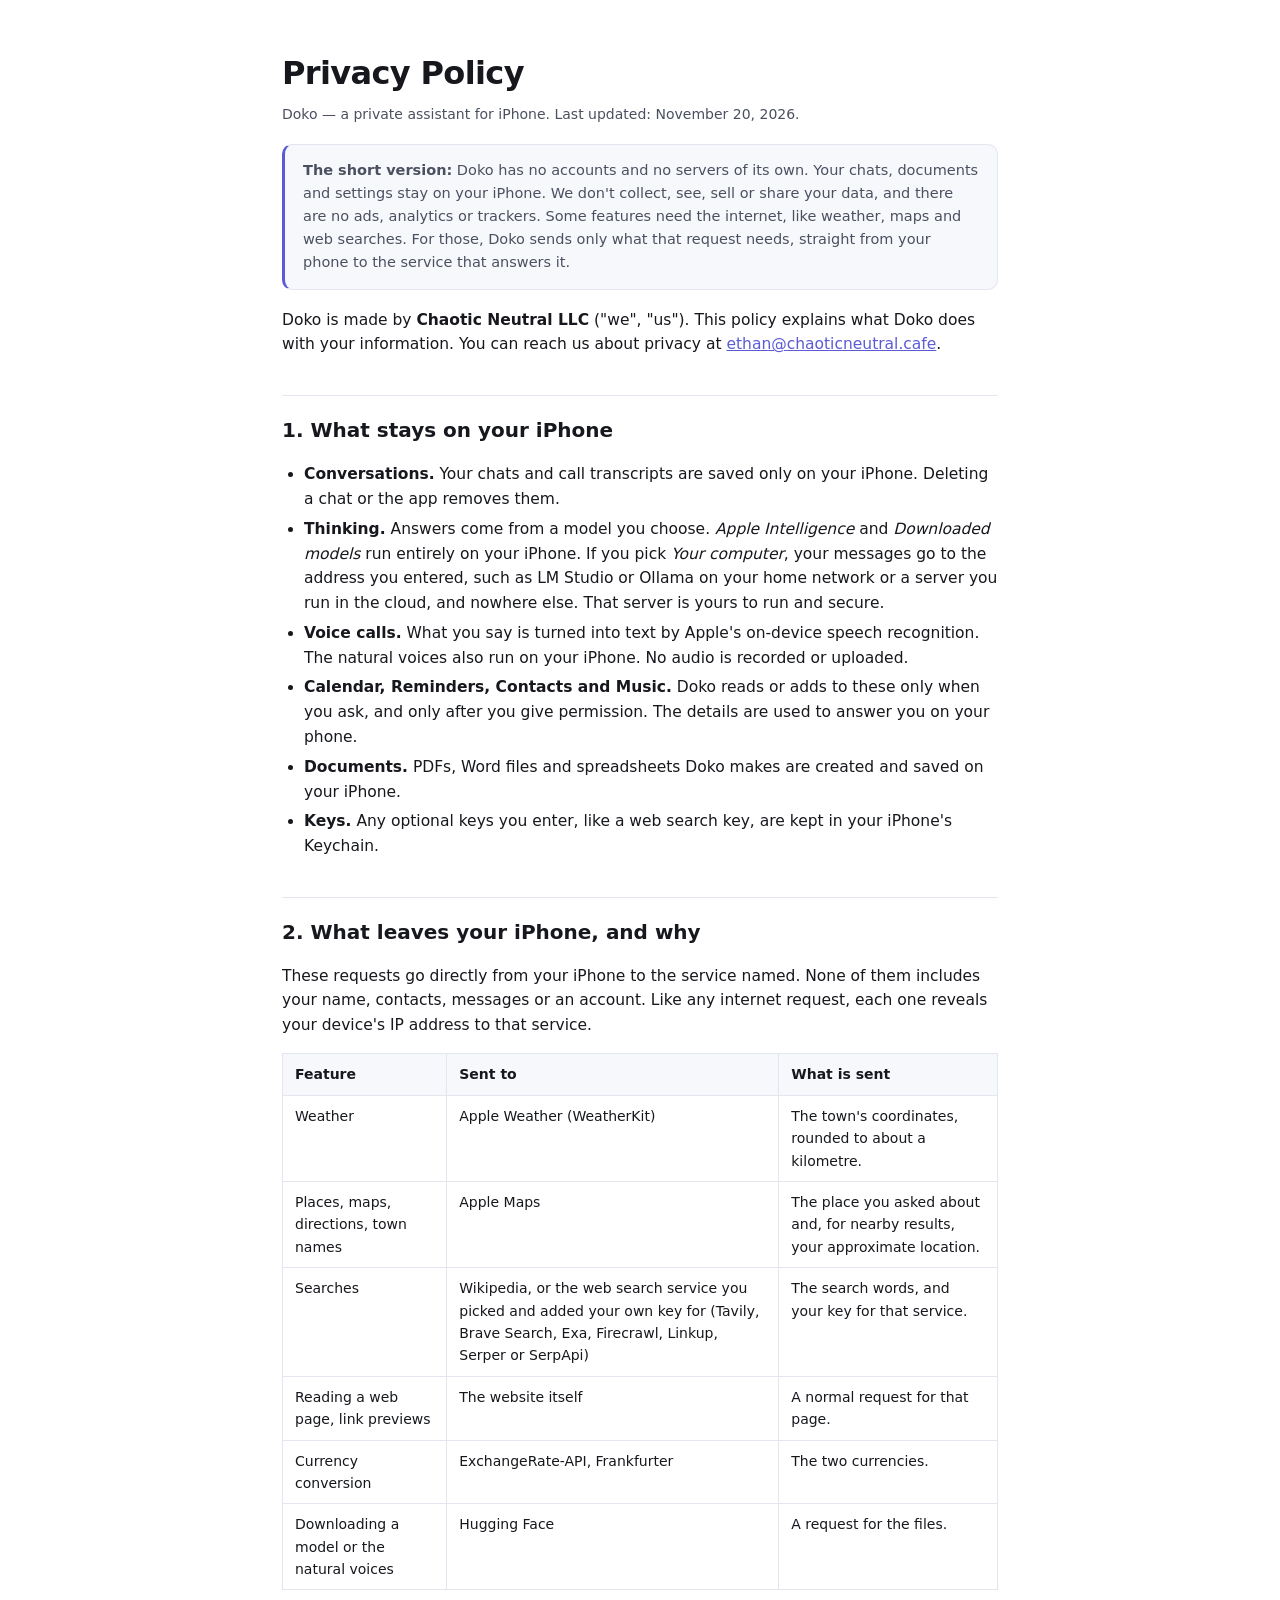
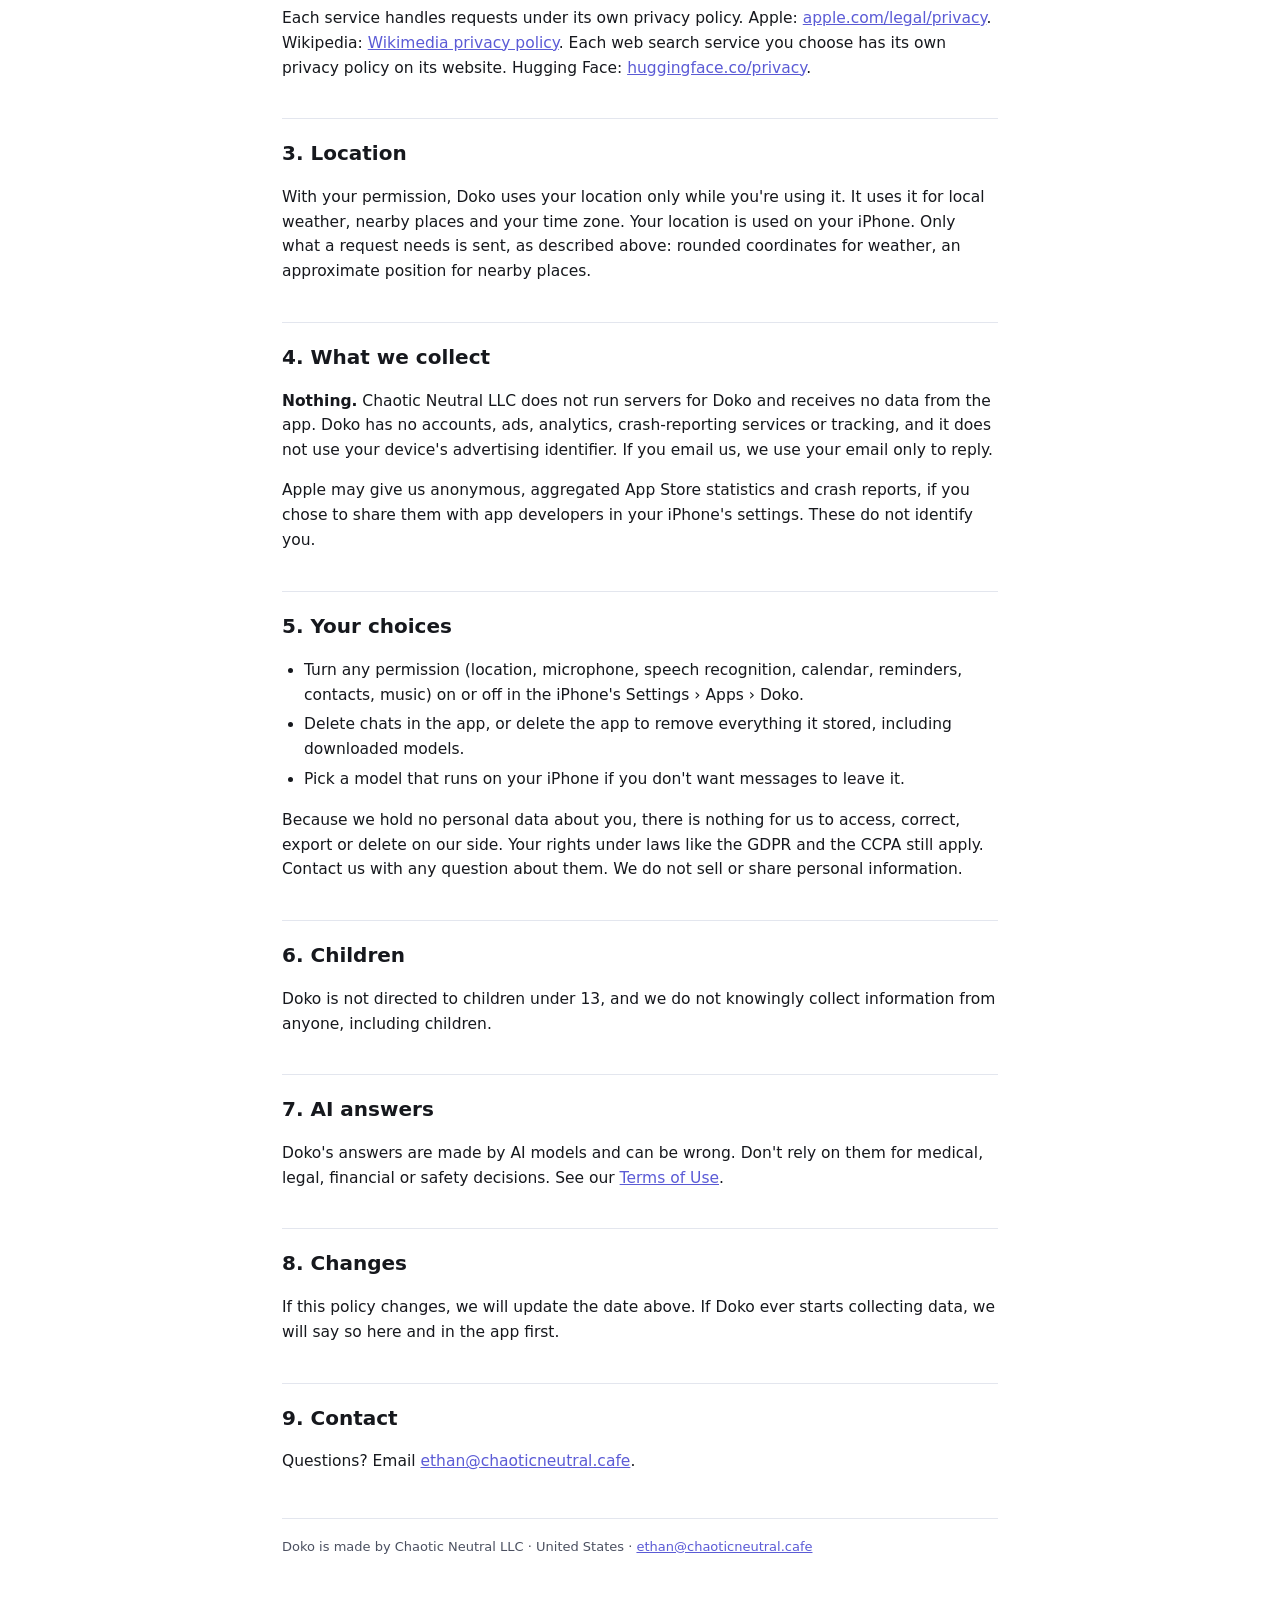
<file: privacy/index.html>
<!doctype html>
<html lang="en">
<head>
<meta charset="utf-8">
<meta name="viewport" content="width=device-width, initial-scale=1">
<meta name="color-scheme" content="light dark">
<title>Doko — Privacy Policy</title>
<link rel="stylesheet" href="/style.css">
</head>
<body>
<main>
  <h1>Privacy Policy</h1>
  <p class="sub">Doko — a private assistant for iPhone. Last updated: November 20, 2026.</p>

  <div class="callout">
    <strong>The short version:</strong> Doko has no accounts and no servers of its own. Your chats, documents and
    settings stay on your iPhone. We don't collect, see, sell or share your data, and there are no ads, analytics or
    trackers. Some features need the internet, like weather, maps and web searches. For those, Doko sends only what
    that request needs, straight from your phone to the service that answers it.
  </div>

  <p>Doko is made by <strong>Chaotic Neutral LLC</strong> ("we", "us"). This policy explains what Doko does with your
    information. You can reach us about privacy at <a href="mailto:ethan@chaoticneutral.cafe">ethan@chaoticneutral.cafe</a>.</p>

  <h2>1. What stays on your iPhone</h2>
  <ul>
    <li><strong>Conversations.</strong> Your chats and call transcripts are saved only on your iPhone. Deleting a chat
      or the app removes them.</li>
    <li><strong>Thinking.</strong> Answers come from a model you choose. <em>Apple Intelligence</em> and
      <em>Downloaded models</em> run entirely on your iPhone. If you pick <em>Your computer</em>, your messages go to
      the address you entered, such as LM Studio or Ollama on your home network or a server you run in the cloud,
      and nowhere else. That server is yours to run and secure.</li>
    <li><strong>Voice calls.</strong> What you say is turned into text by Apple's on-device speech recognition. The
      natural voices also run on your iPhone. No audio is recorded or uploaded.</li>
    <li><strong>Calendar, Reminders, Contacts and Music.</strong> Doko reads or adds to these only when you ask, and
      only after you give permission. The details are used to answer you on your phone.</li>
    <li><strong>Documents.</strong> PDFs, Word files and spreadsheets Doko makes are created and saved on your iPhone.</li>
    <li><strong>Keys.</strong> Any optional keys you enter, like a web search key, are kept in your iPhone's Keychain.</li>
  </ul>

  <h2>2. What leaves your iPhone, and why</h2>
  <p>These requests go directly from your iPhone to the service named. None of them includes your name, contacts,
    messages or an account. Like any internet request, each one reveals your device's IP address to that service.</p>
  <table>
    <tr><th>Feature</th><th>Sent to</th><th>What is sent</th></tr>
    <tr><td>Weather</td><td>Apple Weather (WeatherKit)</td><td>The town's coordinates, rounded to about a kilometre.</td></tr>
    <tr><td>Places, maps, directions, town names</td><td>Apple Maps</td><td>The place you asked about and, for nearby
      results, your approximate location.</td></tr>
    <tr><td>Searches</td><td>Wikipedia, or the web search service you picked and added your own key for (Tavily, Brave Search, Exa, Firecrawl, Linkup, Serper or SerpApi)</td><td>The search words, and your key for that service.</td></tr>
    <tr><td>Reading a web page, link previews</td><td>The website itself</td><td>A normal request for that page.</td></tr>
    <tr><td>Currency conversion</td><td>ExchangeRate-API, Frankfurter</td><td>The two currencies.</td></tr>
    <tr><td>Downloading a model or the natural voices</td><td>Hugging Face</td><td>A request for the files.</td></tr>
  </table>
  <p>Each service handles requests under its own privacy policy. Apple:
    <a href="https://www.apple.com/legal/privacy/">apple.com/legal/privacy</a>.
    Wikipedia: <a href="https://foundation.wikimedia.org/wiki/Policy:Privacy_policy">Wikimedia privacy policy</a>.
    Each web search service you choose has its own privacy policy on its website.
    Hugging Face: <a href="https://huggingface.co/privacy">huggingface.co/privacy</a>.</p>

  <h2>3. Location</h2>
  <p>With your permission, Doko uses your location only while you're using it. It uses it for local weather, nearby
    places and your time zone. Your location is used on your iPhone. Only what a request needs is sent, as described
    above: rounded coordinates for weather, an approximate position for nearby places.</p>

  <h2>4. What we collect</h2>
  <p><strong>Nothing.</strong> Chaotic Neutral LLC does not run servers for Doko and receives no data from the app. Doko
    has no accounts, ads, analytics, crash-reporting services or tracking, and it does not use your device's
    advertising identifier. If you email us, we use your email only to reply.</p>
  <p>Apple may give us anonymous, aggregated App Store statistics and crash reports, if you chose to share them with
    app developers in your iPhone's settings. These do not identify you.</p>

  <h2>5. Your choices</h2>
  <ul>
    <li>Turn any permission (location, microphone, speech recognition, calendar, reminders, contacts, music) on or off
      in the iPhone's Settings › Apps › Doko.</li>
    <li>Delete chats in the app, or delete the app to remove everything it stored, including downloaded models.</li>
    <li>Pick a model that runs on your iPhone if you don't want messages to leave it.</li>
  </ul>
  <p>Because we hold no personal data about you, there is nothing for us to access, correct, export or delete on our
    side. Your rights under laws like the GDPR and the CCPA still apply. Contact us with any question about them. We
    do not sell or share personal information.</p>

  <h2>6. Children</h2>
  <p>Doko is not directed to children under 13, and we do not knowingly collect information from anyone, including
    children.</p>

  <h2>7. AI answers</h2>
  <p>Doko's answers are made by AI models and can be wrong. Don't rely on them for medical, legal, financial or
    safety decisions. See our <a href="/terms">Terms of Use</a>.</p>

  <h2>8. Changes</h2>
  <p>If this policy changes, we will update the date above. If Doko ever starts collecting data, we will say so here
    and in the app first.</p>

  <h2>9. Contact</h2>
  <p>Questions? Email <a href="mailto:ethan@chaoticneutral.cafe">ethan@chaoticneutral.cafe</a>.</p>

  <footer>Doko is made by Chaotic Neutral LLC · United States · <a href="mailto:ethan@chaoticneutral.cafe">ethan@chaoticneutral.cafe</a></footer>
</main>
</body>
</html>
</file>
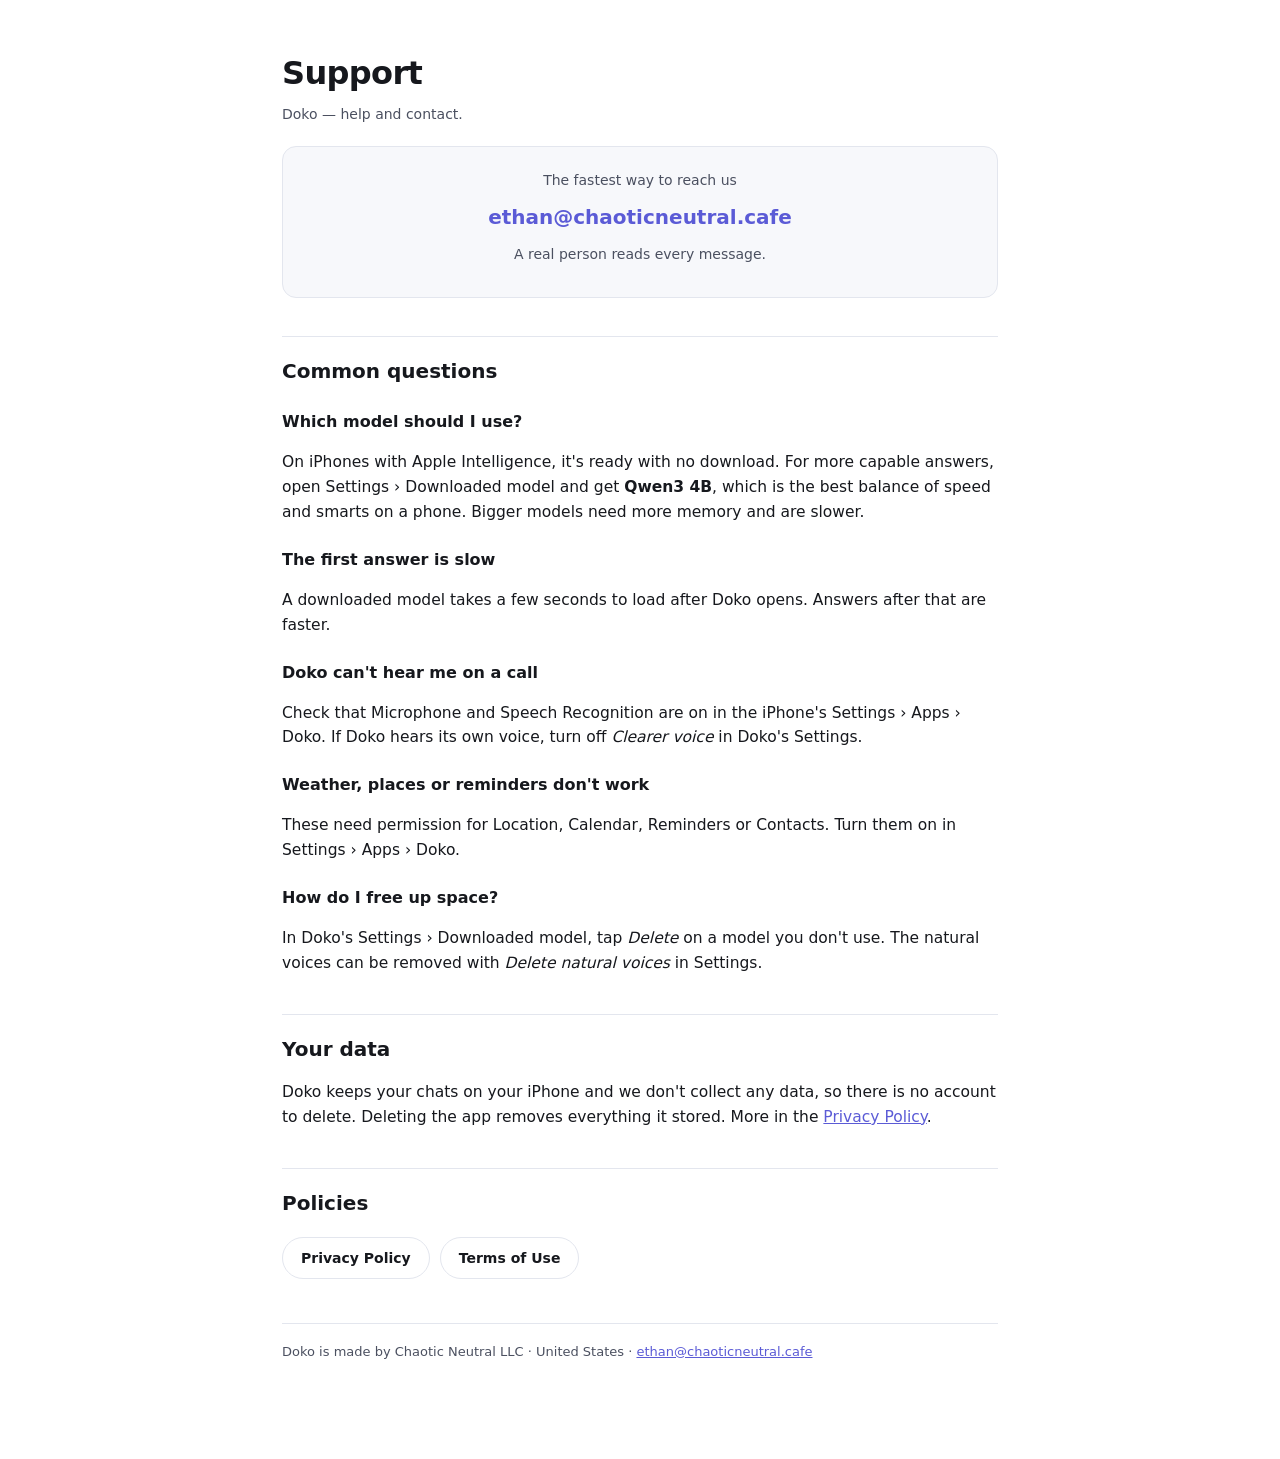
<file: support/index.html>
<!doctype html>
<html lang="en">
<head>
<meta charset="utf-8">
<meta name="viewport" content="width=device-width, initial-scale=1">
<meta name="color-scheme" content="light dark">
<title>Doko — Support</title>
<meta name="description" content="Contact Doko support and get help with models, voices and calls.">
<link rel="stylesheet" href="/style.css">
</head>
<body>
<main>
  <h1>Support</h1>
  <p class="sub">Doko — help and contact.</p>

  <div class="email-card">
    <p>The fastest way to reach us</p>
    <a class="email-link" href="mailto:ethan@chaoticneutral.cafe">ethan@chaoticneutral.cafe</a>
    <p style="margin-top:10px;">A real person reads every message.</p>
  </div>

  <h2>Common questions</h2>
  <h3>Which model should I use?</h3>
  <p>On iPhones with Apple Intelligence, it's ready with no download. For more capable answers, open Settings ›
    Downloaded model and get <strong>Qwen3 4B</strong>, which is the best balance of speed and smarts on a phone.
    Bigger models need more memory and are slower.</p>
  <h3>The first answer is slow</h3>
  <p>A downloaded model takes a few seconds to load after Doko opens. Answers after that are faster.</p>
  <h3>Doko can't hear me on a call</h3>
  <p>Check that Microphone and Speech Recognition are on in the iPhone's Settings › Apps › Doko. If Doko hears its
    own voice, turn off <em>Clearer voice</em> in Doko's Settings.</p>
  <h3>Weather, places or reminders don't work</h3>
  <p>These need permission for Location, Calendar, Reminders or Contacts. Turn them on in Settings › Apps › Doko.</p>
  <h3>How do I free up space?</h3>
  <p>In Doko's Settings › Downloaded model, tap <em>Delete</em> on a model you don't use. The natural voices can be
    removed with <em>Delete natural voices</em> in Settings.</p>

  <h2>Your data</h2>
  <p>Doko keeps your chats on your iPhone and we don't collect any data, so there is no account to delete. Deleting
    the app removes everything it stored. More in the <a href="/privacy">Privacy Policy</a>.</p>

  <h2>Policies</h2>
  <div class="links">
    <a href="/privacy">Privacy Policy</a>
    <a href="/terms">Terms of Use</a>
  </div>

  <footer>Doko is made by Chaotic Neutral LLC · United States · <a href="mailto:ethan@chaoticneutral.cafe">ethan@chaoticneutral.cafe</a></footer>
</main>
</body>
</html>
</file>
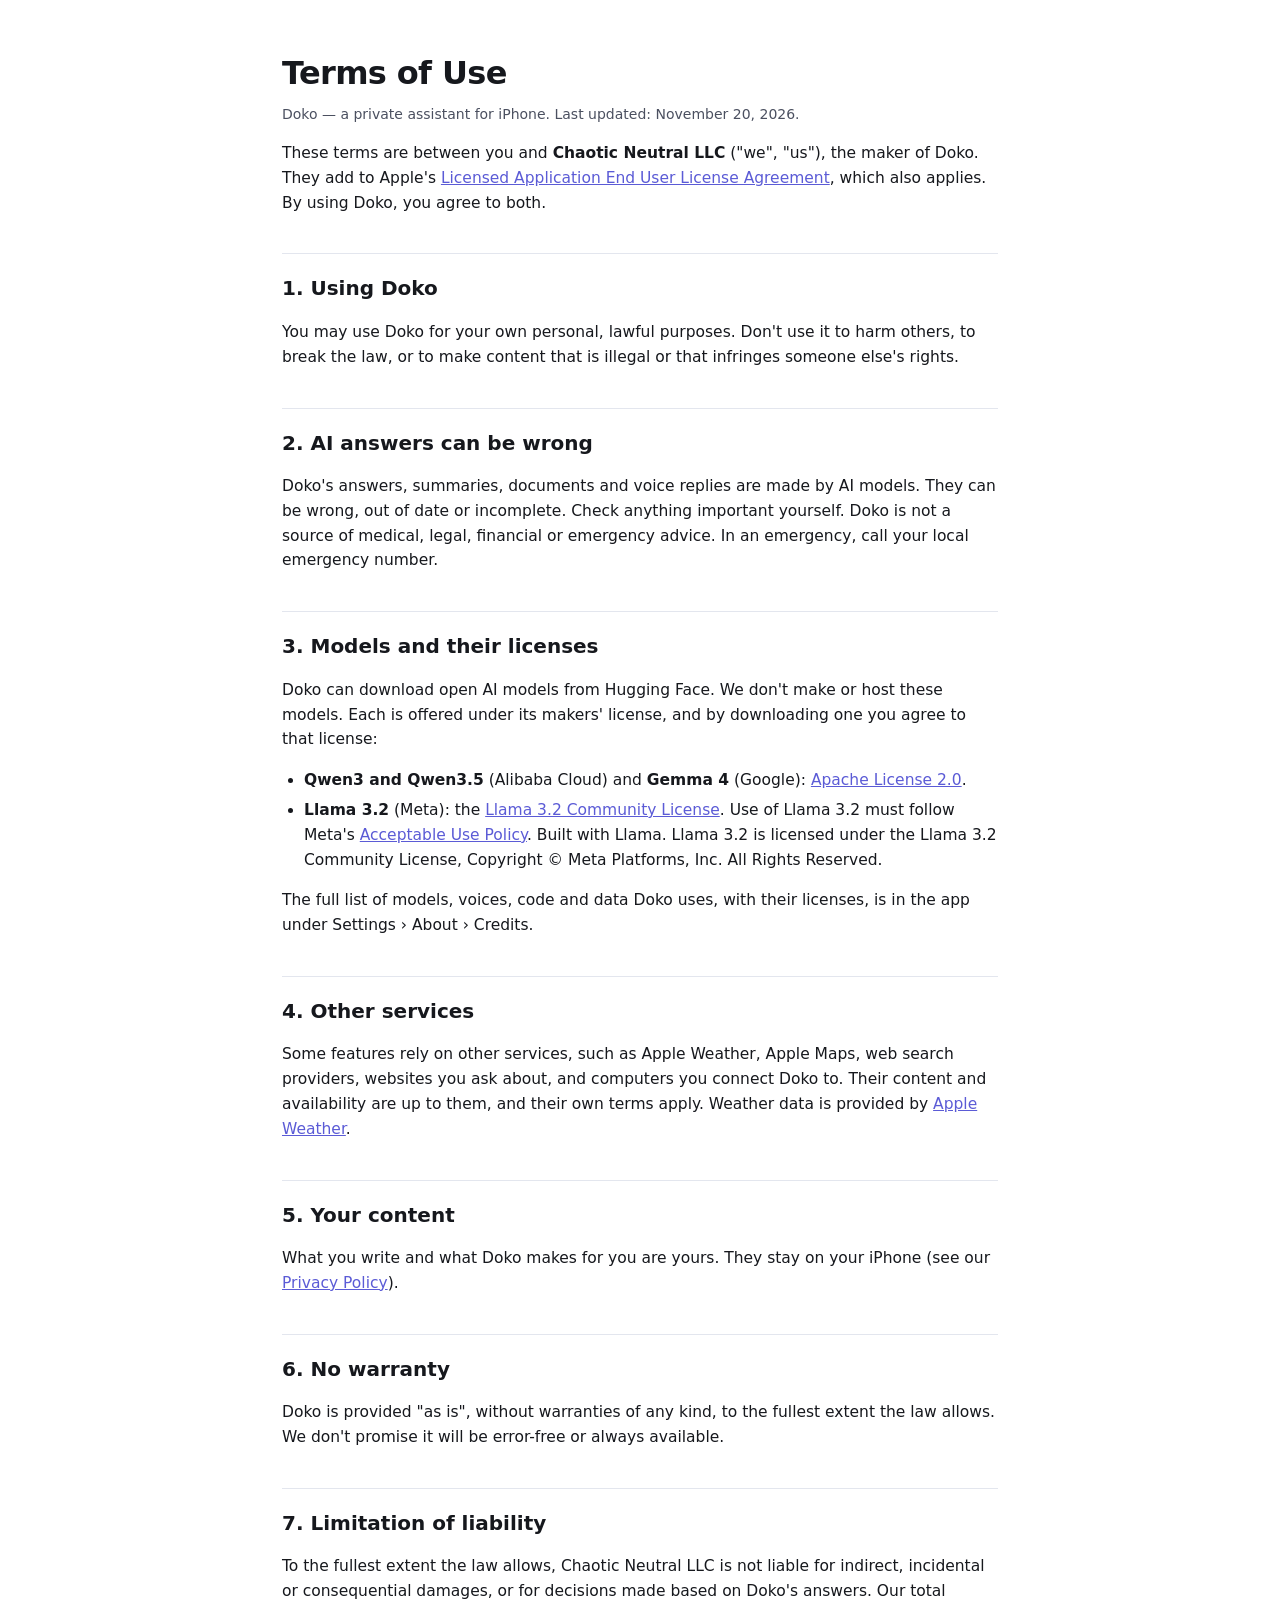
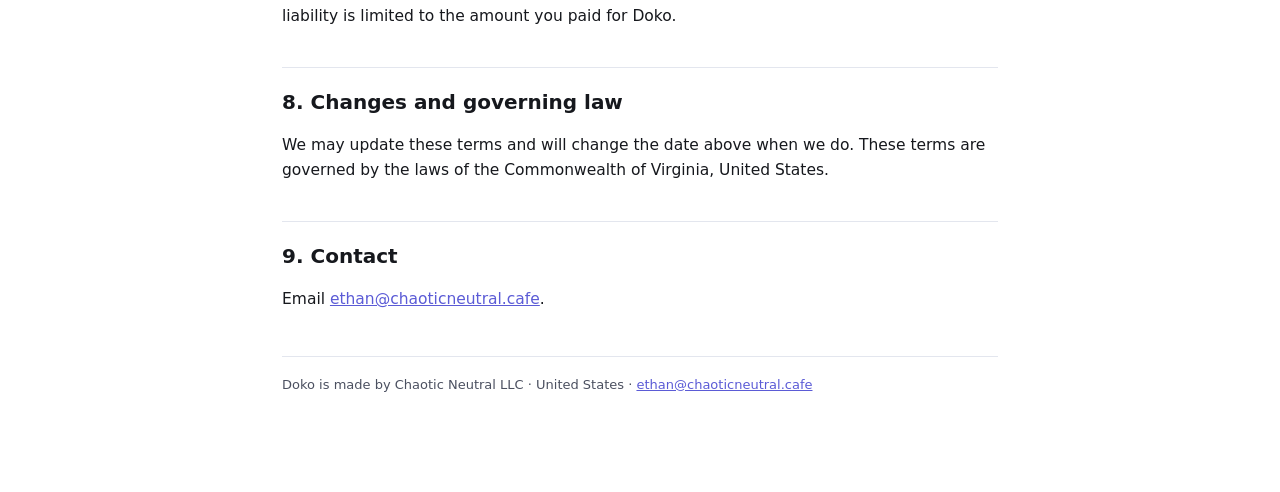
<file: terms/index.html>
<!doctype html>
<html lang="en">
<head>
<meta charset="utf-8">
<meta name="viewport" content="width=device-width, initial-scale=1">
<meta name="color-scheme" content="light dark">
<title>Doko — Terms of Use</title>
<link rel="stylesheet" href="/style.css">
</head>
<body>
<main>
  <h1>Terms of Use</h1>
  <p class="sub">Doko — a private assistant for iPhone. Last updated: November 20, 2026.</p>

  <p>These terms are between you and <strong>Chaotic Neutral LLC</strong> ("we", "us"), the maker of Doko. They add to
    Apple's <a href="https://www.apple.com/legal/internet-services/itunes/dev/stdeula/">Licensed Application End User
    License Agreement</a>, which also applies. By using Doko, you agree to both.</p>

  <h2>1. Using Doko</h2>
  <p>You may use Doko for your own personal, lawful purposes. Don't use it to harm others, to break the law, or to
    make content that is illegal or that infringes someone else's rights.</p>

  <h2>2. AI answers can be wrong</h2>
  <p>Doko's answers, summaries, documents and voice replies are made by AI models. They can be wrong, out of date or
    incomplete. Check anything important yourself. Doko is not a source of medical, legal, financial or emergency
    advice. In an emergency, call your local emergency number.</p>

  <h2>3. Models and their licenses</h2>
  <p>Doko can download open AI models from Hugging Face. We don't make or host these models. Each is offered under
    its makers' license, and by downloading one you agree to that license:</p>
  <ul>
    <li><strong>Qwen3 and Qwen3.5</strong> (Alibaba Cloud) and <strong>Gemma 4</strong> (Google):
      <a href="https://www.apache.org/licenses/LICENSE-2.0">Apache License 2.0</a>.</li>
    <li><strong>Llama 3.2</strong> (Meta): the
      <a href="https://www.llama.com/llama3_2/license/">Llama 3.2 Community License</a>. Use of Llama 3.2 must follow
      Meta's <a href="https://www.llama.com/llama3_2/use-policy/">Acceptable Use Policy</a>. Built with Llama.
      Llama 3.2 is licensed under the Llama 3.2 Community License, Copyright © Meta Platforms, Inc. All Rights Reserved.</li>
  </ul>
  <p>The full list of models, voices, code and data Doko uses, with their licenses, is in the app under
    Settings › About › Credits.</p>

  <h2>4. Other services</h2>
  <p>Some features rely on other services, such as Apple Weather, Apple Maps, web search providers, websites you ask
    about, and computers you connect Doko to. Their content and availability are up to them, and their own terms apply.
    Weather data is provided by <a href="https://weatherkit.apple.com/legal-attribution.html">Apple Weather</a>.</p>

  <h2>5. Your content</h2>
  <p>What you write and what Doko makes for you are yours. They stay on your iPhone (see our
    <a href="/privacy">Privacy Policy</a>).</p>

  <h2>6. No warranty</h2>
  <p>Doko is provided "as is", without warranties of any kind, to the fullest extent the law allows. We don't promise
    it will be error-free or always available.</p>

  <h2>7. Limitation of liability</h2>
  <p>To the fullest extent the law allows, Chaotic Neutral LLC is not liable for indirect, incidental or consequential
    damages, or for decisions made based on Doko's answers. Our total liability is limited to the amount you paid for
    Doko.</p>

  <h2>8. Changes and governing law</h2>
  <p>We may update these terms and will change the date above when we do. These terms are governed by the laws of the
    Commonwealth of Virginia, United States.</p>

  <h2>9. Contact</h2>
  <p>Email <a href="mailto:ethan@chaoticneutral.cafe">ethan@chaoticneutral.cafe</a>.</p>

  <footer>Doko is made by Chaotic Neutral LLC · United States · <a href="mailto:ethan@chaoticneutral.cafe">ethan@chaoticneutral.cafe</a></footer>
</main>
</body>
</html>
</file>
<file: style.css>
:root { --ink:#16181d; --ink-2:#4b5060; --line:#e3e6ee; --accent:#5b5bd6; --bg:#ffffff; --surface:#f7f8fb; }
@media (prefers-color-scheme: dark) {
  :root { --ink:#eef0f6; --ink-2:#aab0c2; --line:#272b36; --accent:#9d9cff; --bg:#0f1116; --surface:#171a22; }
}
* { box-sizing:border-box; }
body { margin:0; background:var(--bg); color:var(--ink);
  font-family:-apple-system,BlinkMacSystemFont,"Segoe UI",system-ui,sans-serif; line-height:1.6; }
main { max-width:760px; margin:0 auto; padding:48px 22px 96px; }
h1 { font-size:32px; letter-spacing:-.02em; margin:0 0 4px; }
.sub { color:var(--ink-2); font-size:14px; margin:0 0 8px; }
h2 { font-size:20px; margin:38px 0 10px; padding-top:18px; border-top:1px solid var(--line); }
h3 { font-size:16px; margin:22px 0 6px; }
p, li { font-size:15.5px; }
ul { padding-left:22px; }
li { margin:5px 0; }
a { color:var(--accent); }
.callout { background:var(--surface); border:1px solid var(--line); border-left:3px solid var(--accent);
  border-radius:10px; padding:14px 18px; margin:18px 0; font-size:14.5px; color:var(--ink-2); }
table { border-collapse:collapse; width:100%; font-size:14px; margin:14px 0; }
th,td { text-align:left; padding:9px 12px; border:1px solid var(--line); vertical-align:top; }
th { background:var(--surface); }
.email-card { background:var(--surface); border:1px solid var(--line); border-radius:14px; padding:22px; margin:20px 0; text-align:center; }
.email-card p { margin:0 0 10px; color:var(--ink-2); font-size:14px; }
.email-link { display:inline-block; font-size:20px; font-weight:700; color:var(--accent); text-decoration:none; word-break:break-word; }
.links { display:flex; gap:10px; flex-wrap:wrap; margin:18px 0; }
.links a { color:var(--ink); text-decoration:none; font-size:14px; font-weight:600; border:1px solid var(--line); border-radius:999px; padding:9px 18px; }
.links a:hover { border-color:var(--accent); color:var(--accent); }
footer { margin-top:44px; padding-top:18px; border-top:1px solid var(--line); color:var(--ink-2); font-size:13px; }
</file>
